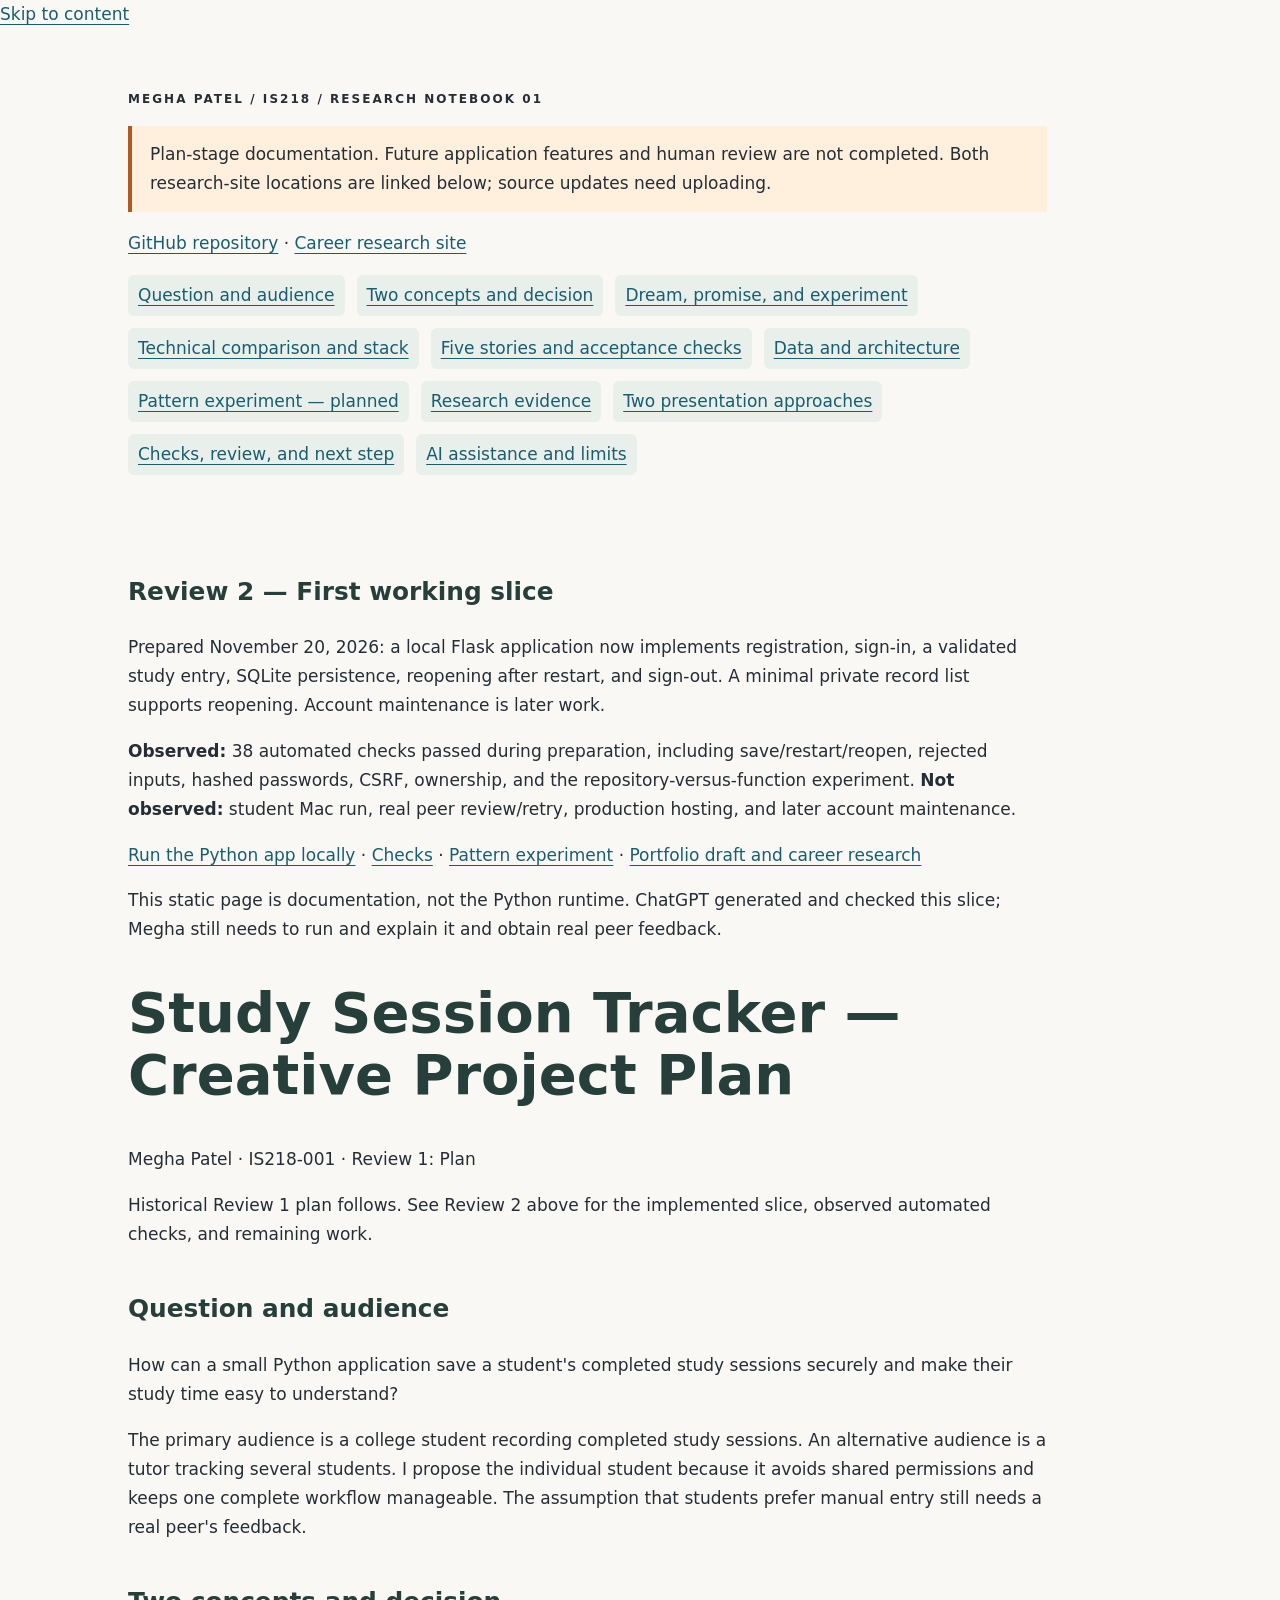
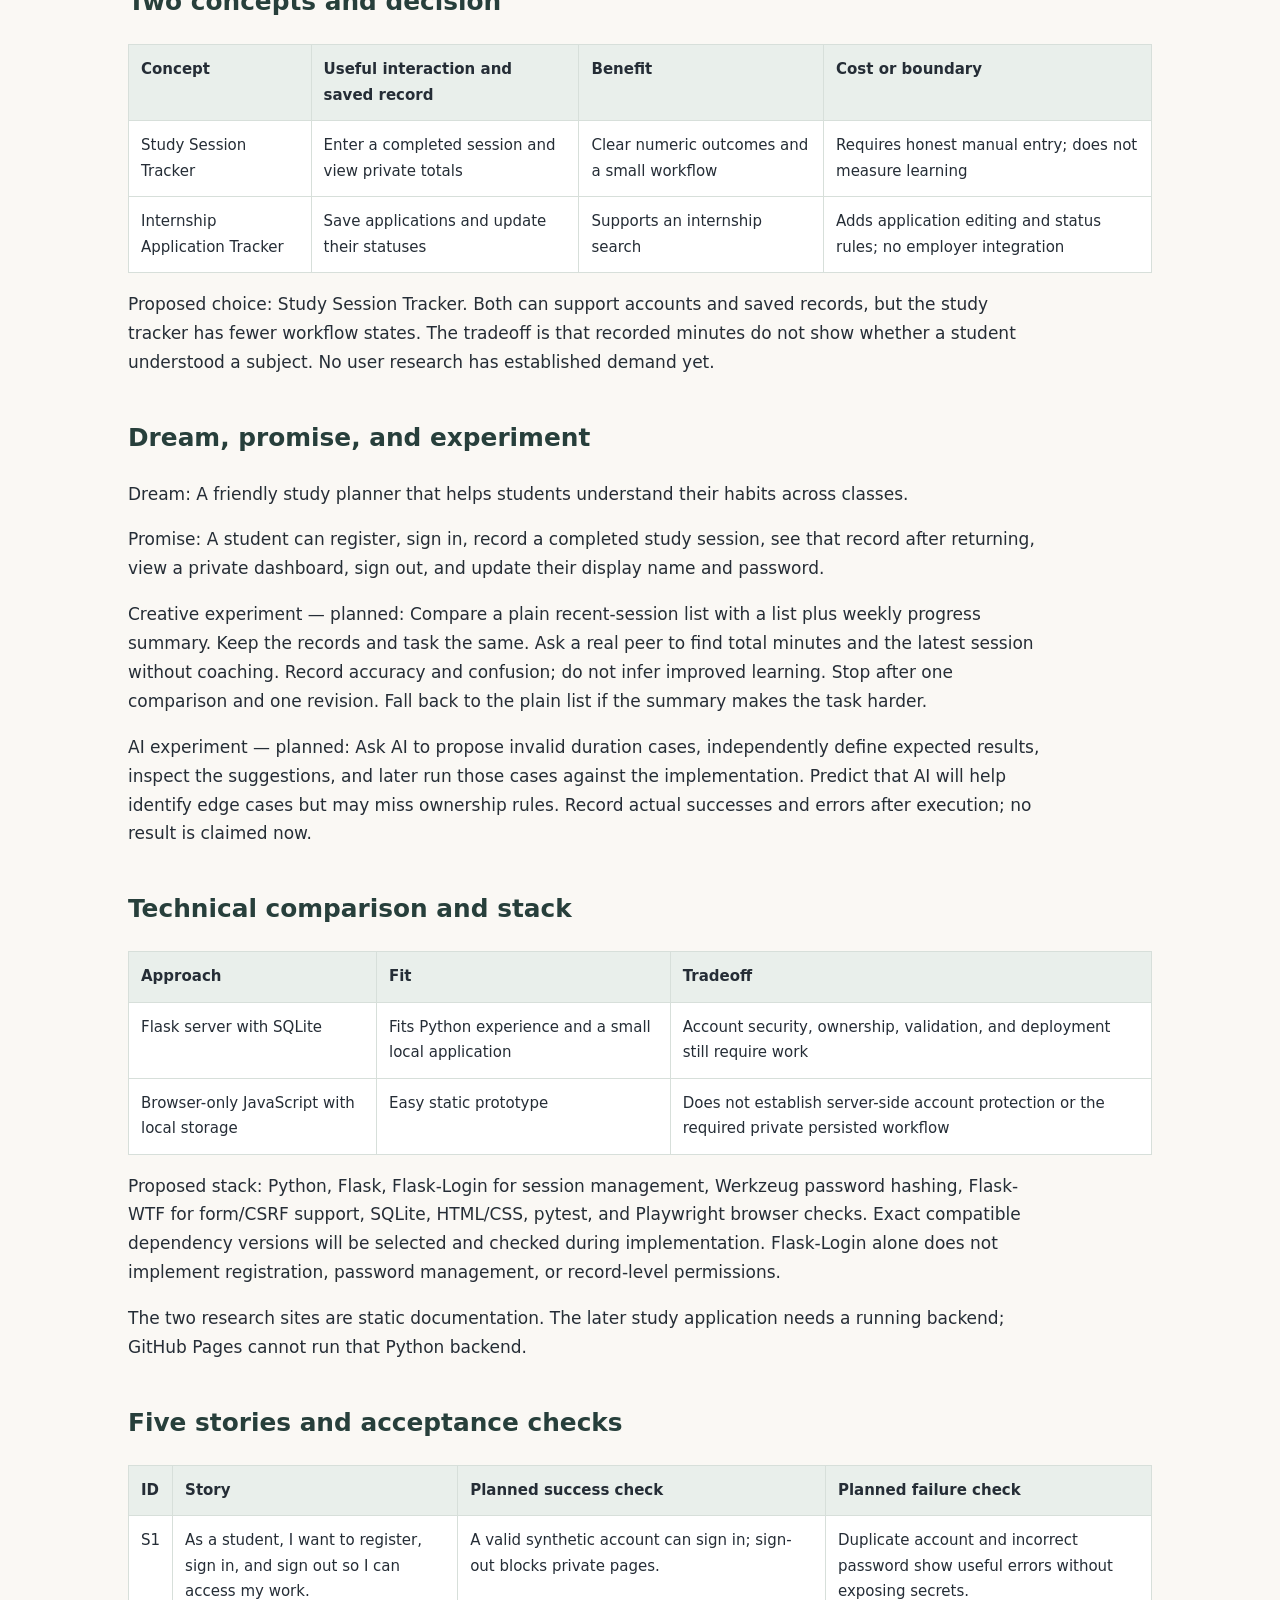
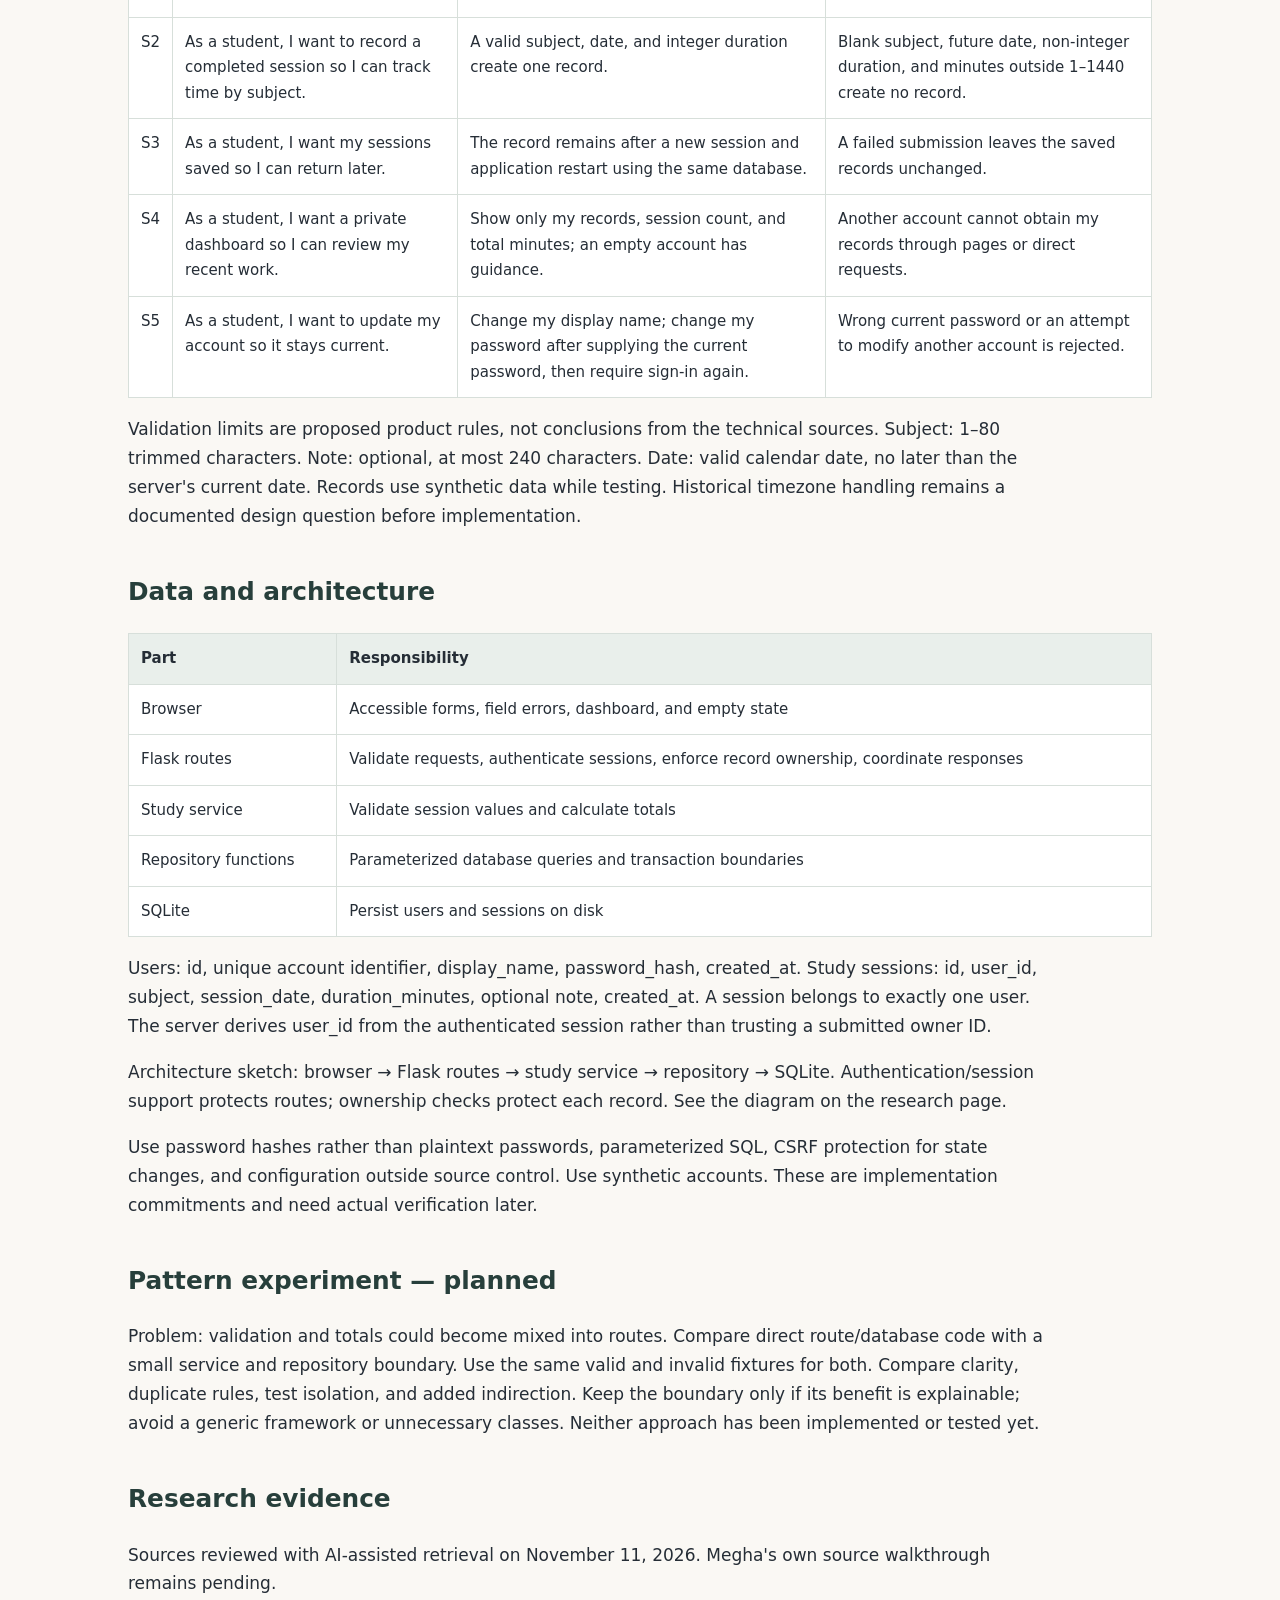
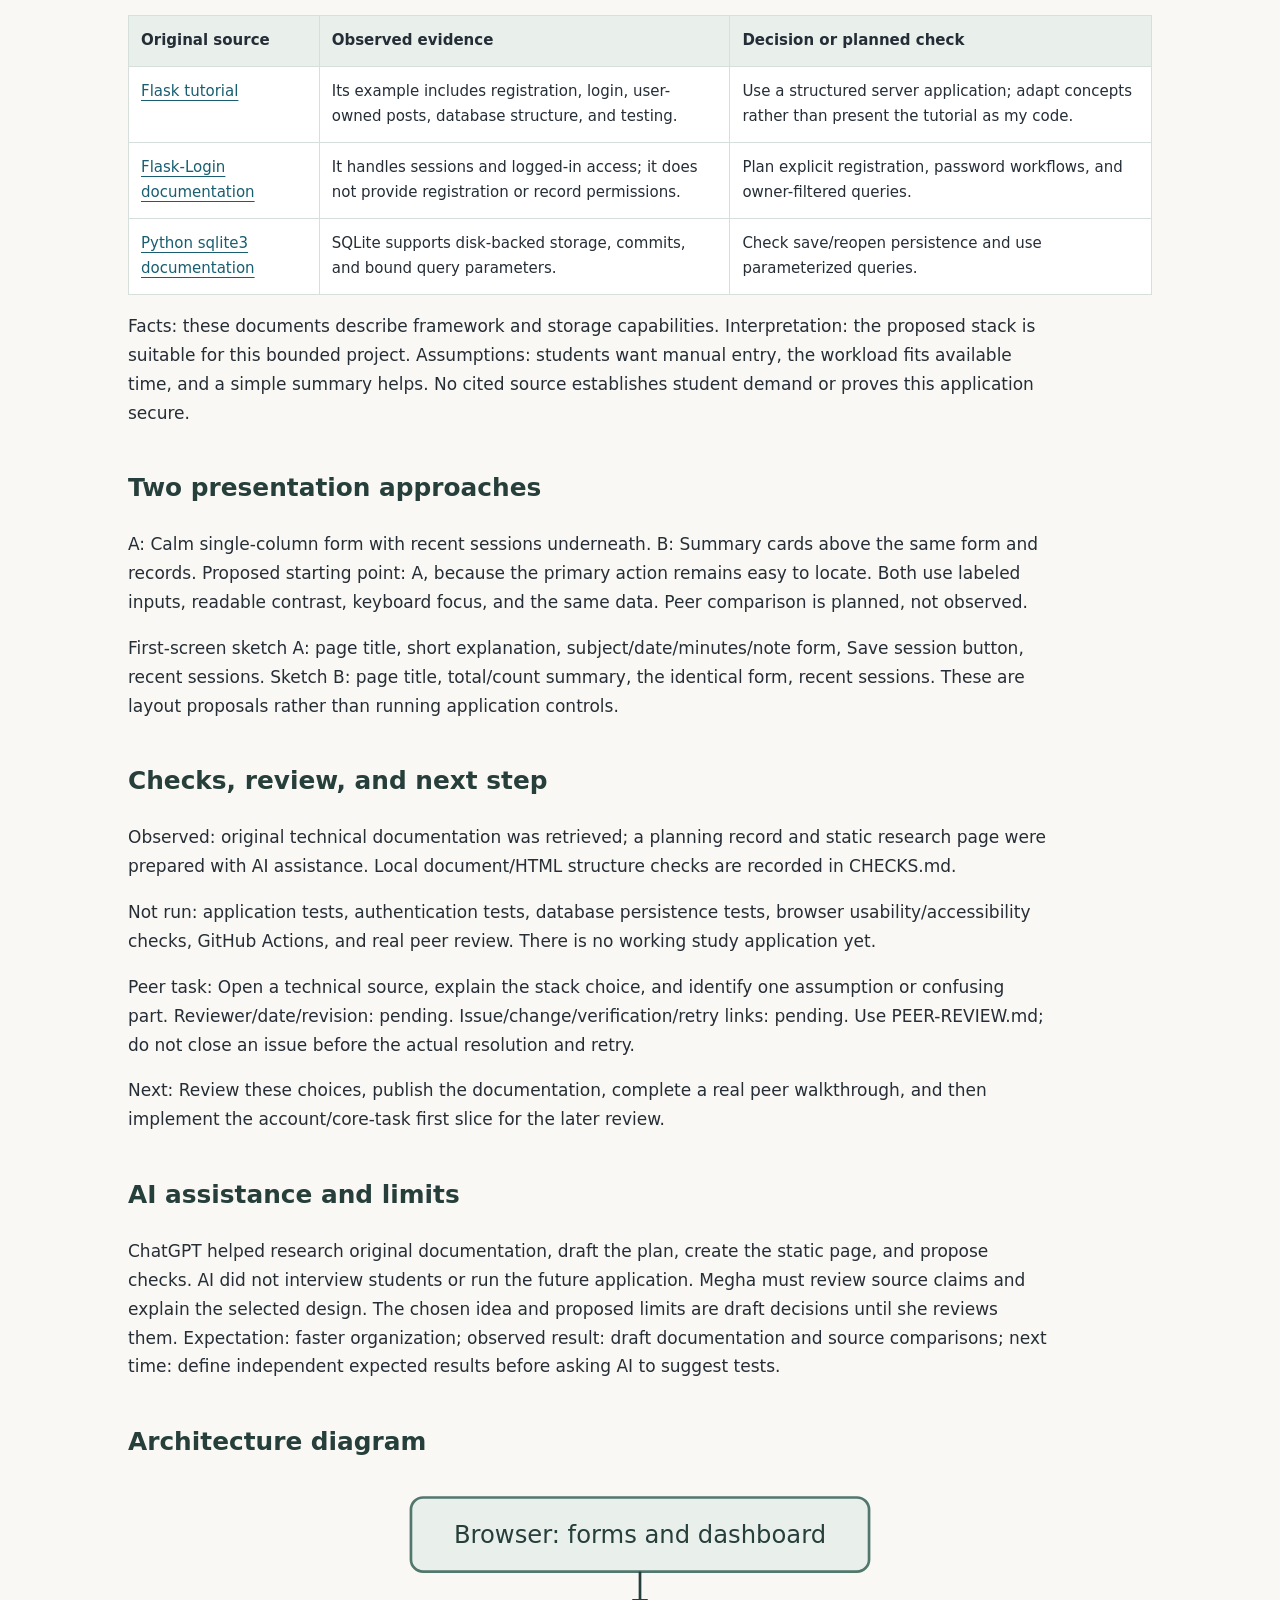
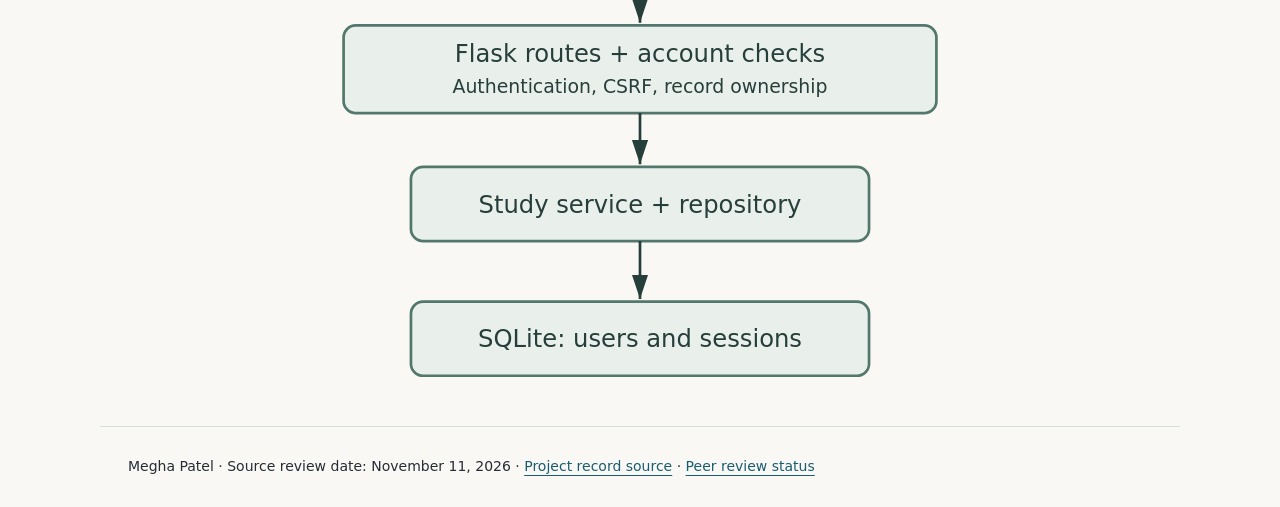
<file: index.html>
<!doctype html><html lang="en"><head><meta charset="utf-8"><meta name="viewport" content="width=device-width,initial-scale=1"><meta name="description" content="Megha Patel's IS218 Plan research, evidence, alternatives, and next checks."><title>Programming Research · Megha Patel</title><link rel="stylesheet" href="style.css"></head><body><a href="#content">Skip to content</a><header><p class="eyebrow">Megha Patel / IS218 / Research notebook 01</p><p class="notice">Plan-stage documentation. Future application features and human review are not completed. Both research-site locations are linked below; source updates need uploading.</p><p><a href="https://github.com/mp2395/is218-creative-project">GitHub repository</a> · <a href="https://mp2395.github.io/is218-portfolio/">Career research site</a></p><nav aria-label="Research sections"><a href="#question-and-audience">Question and audience</a><a href="#two-concepts-and-decision">Two concepts and decision</a><a href="#dream-promise-and-experiment">Dream, promise, and experiment</a><a href="#technical-comparison-and-stack">Technical comparison and stack</a><a href="#five-stories-and-acceptance-checks">Five stories and acceptance checks</a><a href="#data-and-architecture">Data and architecture</a><a href="#pattern-experiment-planned">Pattern experiment — planned</a><a href="#research-evidence">Research evidence</a><a href="#two-presentation-approaches">Two presentation approaches</a><a href="#checks-review-and-next-step">Checks, review, and next step</a><a href="#ai-assistance-and-limits">AI assistance and limits</a></nav></header><main id="content"><h2 id="review-2">Review 2 — First working slice</h2><p>Prepared November 20, 2026: a local Flask application now implements registration, sign-in, a validated study entry, SQLite persistence, reopening after restart, and sign-out. A minimal private record list supports reopening. Account maintenance is later work.</p><p><strong>Observed:</strong> 38 automated checks passed during preparation, including save/restart/reopen, rejected inputs, hashed passwords, CSRF, ownership, and the repository-versus-function experiment. <strong>Not observed:</strong> student Mac run, real peer review/retry, production hosting, and later account maintenance.</p><p><a href="https://github.com/mp2395/is218-creative-project/blob/main/README.md">Run the Python app locally</a> · <a href="https://github.com/mp2395/is218-creative-project/blob/main/CHECKS.md">Checks</a> · <a href="https://github.com/mp2395/is218-creative-project/blob/main/PATTERN-EXPERIMENT.md">Pattern experiment</a> · <a href="https://mp2395.github.io/is218-portfolio/">Portfolio draft and career research</a></p><p>This static page is documentation, not the Python runtime. ChatGPT generated and checked this slice; Megha still needs to run and explain it and obtain real peer feedback.</p><h1 id="study-session-tracker-creative-project-plan">Study Session Tracker — Creative Project Plan</h1>
<p>Megha Patel · IS218-001 · Review 1: Plan</p>
<p>Historical Review 1 plan follows. See Review 2 above for the implemented slice, observed automated checks, and remaining work.</p>
<h2 id="question-and-audience">Question and audience</h2>
<p>How can a small Python application save a student&#x27;s completed study sessions securely and make their study time easy to understand?</p>
<p>The primary audience is a college student recording completed study sessions. An alternative audience is a tutor tracking several students. I propose the individual student because it avoids shared permissions and keeps one complete workflow manageable. The assumption that students prefer manual entry still needs a real peer&#x27;s feedback.</p>
<h2 id="two-concepts-and-decision">Two concepts and decision</h2>
<div class="table-wrap"><table><thead><tr><th scope="col">Concept</th><th scope="col">Useful interaction and saved record</th><th scope="col">Benefit</th><th scope="col">Cost or boundary</th></tr></thead><tbody><tr><td>Study Session Tracker</td><td>Enter a completed session and view private totals</td><td>Clear numeric outcomes and a small workflow</td><td>Requires honest manual entry; does not measure learning</td></tr><tr><td>Internship Application Tracker</td><td>Save applications and update their statuses</td><td>Supports an internship search</td><td>Adds application editing and status rules; no employer integration</td></tr></tbody></table></div>
<p>Proposed choice: Study Session Tracker. Both can support accounts and saved records, but the study tracker has fewer workflow states. The tradeoff is that recorded minutes do not show whether a student understood a subject. No user research has established demand yet.</p>
<h2 id="dream-promise-and-experiment">Dream, promise, and experiment</h2>
<p>Dream: A friendly study planner that helps students understand their habits across classes.</p>
<p>Promise: A student can register, sign in, record a completed study session, see that record after returning, view a private dashboard, sign out, and update their display name and password.</p>
<p>Creative experiment — planned: Compare a plain recent-session list with a list plus weekly progress summary. Keep the records and task the same. Ask a real peer to find total minutes and the latest session without coaching. Record accuracy and confusion; do not infer improved learning. Stop after one comparison and one revision. Fall back to the plain list if the summary makes the task harder.</p>
<p>AI experiment — planned: Ask AI to propose invalid duration cases, independently define expected results, inspect the suggestions, and later run those cases against the implementation. Predict that AI will help identify edge cases but may miss ownership rules. Record actual successes and errors after execution; no result is claimed now.</p>
<h2 id="technical-comparison-and-stack">Technical comparison and stack</h2>
<div class="table-wrap"><table><thead><tr><th scope="col">Approach</th><th scope="col">Fit</th><th scope="col">Tradeoff</th></tr></thead><tbody><tr><td>Flask server with SQLite</td><td>Fits Python experience and a small local application</td><td>Account security, ownership, validation, and deployment still require work</td></tr><tr><td>Browser-only JavaScript with local storage</td><td>Easy static prototype</td><td>Does not establish server-side account protection or the required private persisted workflow</td></tr></tbody></table></div>
<p>Proposed stack: Python, Flask, Flask-Login for session management, Werkzeug password hashing, Flask-WTF for form/CSRF support, SQLite, HTML/CSS, pytest, and Playwright browser checks. Exact compatible dependency versions will be selected and checked during implementation. Flask-Login alone does not implement registration, password management, or record-level permissions.</p>
<p>The two research sites are static documentation. The later study application needs a running backend; GitHub Pages cannot run that Python backend.</p>
<h2 id="five-stories-and-acceptance-checks">Five stories and acceptance checks</h2>
<div class="table-wrap"><table><thead><tr><th scope="col">ID</th><th scope="col">Story</th><th scope="col">Planned success check</th><th scope="col">Planned failure check</th></tr></thead><tbody><tr><td>S1</td><td>As a student, I want to register, sign in, and sign out so I can access my work.</td><td>A valid synthetic account can sign in; sign-out blocks private pages.</td><td>Duplicate account and incorrect password show useful errors without exposing secrets.</td></tr><tr><td>S2</td><td>As a student, I want to record a completed session so I can track time by subject.</td><td>A valid subject, date, and integer duration create one record.</td><td>Blank subject, future date, non-integer duration, and minutes outside 1–1440 create no record.</td></tr><tr><td>S3</td><td>As a student, I want my sessions saved so I can return later.</td><td>The record remains after a new session and application restart using the same database.</td><td>A failed submission leaves the saved records unchanged.</td></tr><tr><td>S4</td><td>As a student, I want a private dashboard so I can review my recent work.</td><td>Show only my records, session count, and total minutes; an empty account has guidance.</td><td>Another account cannot obtain my records through pages or direct requests.</td></tr><tr><td>S5</td><td>As a student, I want to update my account so it stays current.</td><td>Change my display name; change my password after supplying the current password, then require sign-in again.</td><td>Wrong current password or an attempt to modify another account is rejected.</td></tr></tbody></table></div>
<p>Validation limits are proposed product rules, not conclusions from the technical sources. Subject: 1–80 trimmed characters. Note: optional, at most 240 characters. Date: valid calendar date, no later than the server&#x27;s current date. Records use synthetic data while testing. Historical timezone handling remains a documented design question before implementation.</p>
<h2 id="data-and-architecture">Data and architecture</h2>
<div class="table-wrap"><table><thead><tr><th scope="col">Part</th><th scope="col">Responsibility</th></tr></thead><tbody><tr><td>Browser</td><td>Accessible forms, field errors, dashboard, and empty state</td></tr><tr><td>Flask routes</td><td>Validate requests, authenticate sessions, enforce record ownership, coordinate responses</td></tr><tr><td>Study service</td><td>Validate session values and calculate totals</td></tr><tr><td>Repository functions</td><td>Parameterized database queries and transaction boundaries</td></tr><tr><td>SQLite</td><td>Persist users and sessions on disk</td></tr></tbody></table></div>
<p>Users: id, unique account identifier, display_name, password_hash, created_at. Study sessions: id, user_id, subject, session_date, duration_minutes, optional note, created_at. A session belongs to exactly one user. The server derives user_id from the authenticated session rather than trusting a submitted owner ID.</p>
<p>Architecture sketch: browser → Flask routes → study service → repository → SQLite. Authentication/session support protects routes; ownership checks protect each record. See the diagram on the research page.</p>
<p>Use password hashes rather than plaintext passwords, parameterized SQL, CSRF protection for state changes, and configuration outside source control. Use synthetic accounts. These are implementation commitments and need actual verification later.</p>
<h2 id="pattern-experiment-planned">Pattern experiment — planned</h2>
<p>Problem: validation and totals could become mixed into routes. Compare direct route/database code with a small service and repository boundary. Use the same valid and invalid fixtures for both. Compare clarity, duplicate rules, test isolation, and added indirection. Keep the boundary only if its benefit is explainable; avoid a generic framework or unnecessary classes. Neither approach has been implemented or tested yet.</p>
<h2 id="research-evidence">Research evidence</h2>
<p>Sources reviewed with AI-assisted retrieval on November 11, 2026. Megha&#x27;s own source walkthrough remains pending.</p>
<div class="table-wrap"><table><thead><tr><th scope="col">Original source</th><th scope="col">Observed evidence</th><th scope="col">Decision or planned check</th></tr></thead><tbody><tr><td><a href="https://flask.palletsprojects.com/en/stable/tutorial/">Flask tutorial</a></td><td>Its example includes registration, login, user-owned posts, database structure, and testing.</td><td>Use a structured server application; adapt concepts rather than present the tutorial as my code.</td></tr><tr><td><a href="https://flask-login.readthedocs.io/en/latest/">Flask-Login documentation</a></td><td>It handles sessions and logged-in access; it does not provide registration or record permissions.</td><td>Plan explicit registration, password workflows, and owner-filtered queries.</td></tr><tr><td><a href="https://docs.python.org/3/library/sqlite3.html">Python sqlite3 documentation</a></td><td>SQLite supports disk-backed storage, commits, and bound query parameters.</td><td>Check save/reopen persistence and use parameterized queries.</td></tr></tbody></table></div>
<p>Facts: these documents describe framework and storage capabilities. Interpretation: the proposed stack is suitable for this bounded project. Assumptions: students want manual entry, the workload fits available time, and a simple summary helps. No cited source establishes student demand or proves this application secure.</p>
<h2 id="two-presentation-approaches">Two presentation approaches</h2>
<p>A: Calm single-column form with recent sessions underneath. B: Summary cards above the same form and records. Proposed starting point: A, because the primary action remains easy to locate. Both use labeled inputs, readable contrast, keyboard focus, and the same data. Peer comparison is planned, not observed.</p>
<p>First-screen sketch A: page title, short explanation, subject/date/minutes/note form, Save session button, recent sessions. Sketch B: page title, total/count summary, the identical form, recent sessions. These are layout proposals rather than running application controls.</p>
<h2 id="checks-review-and-next-step">Checks, review, and next step</h2>
<p>Observed: original technical documentation was retrieved; a planning record and static research page were prepared with AI assistance. Local document/HTML structure checks are recorded in CHECKS.md.</p>
<p>Not run: application tests, authentication tests, database persistence tests, browser usability/accessibility checks, GitHub Actions, and real peer review. There is no working study application yet.</p>
<p>Peer task: Open a technical source, explain the stack choice, and identify one assumption or confusing part. Reviewer/date/revision: pending. Issue/change/verification/retry links: pending. Use PEER-REVIEW.md; do not close an issue before the actual resolution and retry.</p>
<p>Next: Review these choices, publish the documentation, complete a real peer walkthrough, and then implement the account/core-task first slice for the later review.</p>
<h2 id="ai-assistance-and-limits">AI assistance and limits</h2>
<p>ChatGPT helped research original documentation, draft the plan, create the static page, and propose checks. AI did not interview students or run the future application. Megha must review source claims and explain the selected design. The chosen idea and proposed limits are draft decisions until she reviews them. Expectation: faster organization; observed result: draft documentation and source comparisons; next time: define independent expected results before asking AI to suggest tests.</p><h2 id="architecture-diagram">Architecture diagram</h2><svg viewBox="0 0 760 375" role="img" aria-labelledby="diagram-title"><title id="diagram-title">Browser sends requests to Flask, which applies authentication and ownership checks before study rules and SQLite persistence.</title><defs><marker id="arrow" markerWidth="10" markerHeight="10" refX="9" refY="3" orient="auto"><path d="M0,0 L0,6 L9,3 z" fill="#273f3b"/></marker></defs><g fill="#e9efeb" stroke="#52776c" stroke-width="2"><rect x="210" y="10" width="340" height="55" rx="9"/><rect x="160" y="105" width="440" height="65" rx="9"/><rect x="210" y="210" width="340" height="55" rx="9"/><rect x="210" y="310" width="340" height="55" rx="9"/></g><g fill="#273f3b" text-anchor="middle" font-family="system-ui" font-size="18"><text x="380" y="44">Browser: forms and dashboard</text><text x="380" y="132">Flask routes + account checks</text><text x="380" y="155" font-size="14">Authentication, CSRF, record ownership</text><text x="380" y="244">Study service + repository</text><text x="380" y="344">SQLite: users and sessions</text></g><g stroke="#273f3b" stroke-width="2" marker-end="url(#arrow)"><path d="M380 65V103"/><path d="M380 170V208"/><path d="M380 265V308"/></g></svg></main><footer>Megha Patel · Source review date: November 11, 2026 · <a href="https://github.com/mp2395/is218-creative-project/blob/main/SPEC.md">Project record source</a> · <a href="https://github.com/mp2395/is218-creative-project/blob/main/PEER-REVIEW.md">Peer review status</a></footer></body></html>
</file>
<file: style.css>
*{box-sizing:border-box}html{scroll-behavior:smooth}body{margin:0;background:#faf8f4;color:#252d36;font:17px/1.7 system-ui,sans-serif}header,main,footer{max-width:1080px;margin:auto;padding:28px}header{padding-top:48px}h1{font-size:clamp(2rem,5vw,3.5rem);line-height:1.12;max-width:850px;color:#273f3b}h2{margin-top:2.5rem;font-size:1.55rem;color:#273f3b}h3{margin-top:1.6rem}a{color:#185e70;text-underline-offset:4px}a:focus-visible{outline:3px solid #ad5b23;outline-offset:4px}nav{display:flex;gap:12px;flex-wrap:wrap}nav a{padding:6px 10px;background:#e9efeb;border-radius:6px}.eyebrow{font-size:12px;font-weight:750;letter-spacing:.17em;text-transform:uppercase}.notice{border-left:4px solid #ad5b23;background:#fff0dd;padding:14px 18px}.table-wrap{overflow-x:auto}table{width:100%;border-collapse:collapse;font-size:15px;background:white}th,td{padding:12px;text-align:left;border:1px solid #d7dfda;vertical-align:top}th{background:#e9efeb}p,li{max-width:85ch}section{scroll-margin-top:20px}footer{border-top:1px solid #d7dfda;font-size:14px}.sketches{display:grid;grid-template-columns:1fr 1fr;gap:20px}.mock{padding:22px;background:#fff;border:1px solid #ccd7d1;border-radius:12px}.mock.b{background:#eee9fb}.mock span{display:block;padding:10px;margin:8px 0;border:1px solid #ccd7d1}.arch{display:grid;gap:12px;max-width:620px}.arch div{background:#e9efeb;border:1px solid #bccfc5;padding:12px;border-radius:7px}.arch small{display:block}svg{max-width:100%;height:auto}@media(max-width:650px){header,main,footer{padding:20px}.sketches{grid-template-columns:1fr}table{min-width:620px}}@media(prefers-reduced-motion:reduce){html{scroll-behavior:auto}}
</file>
